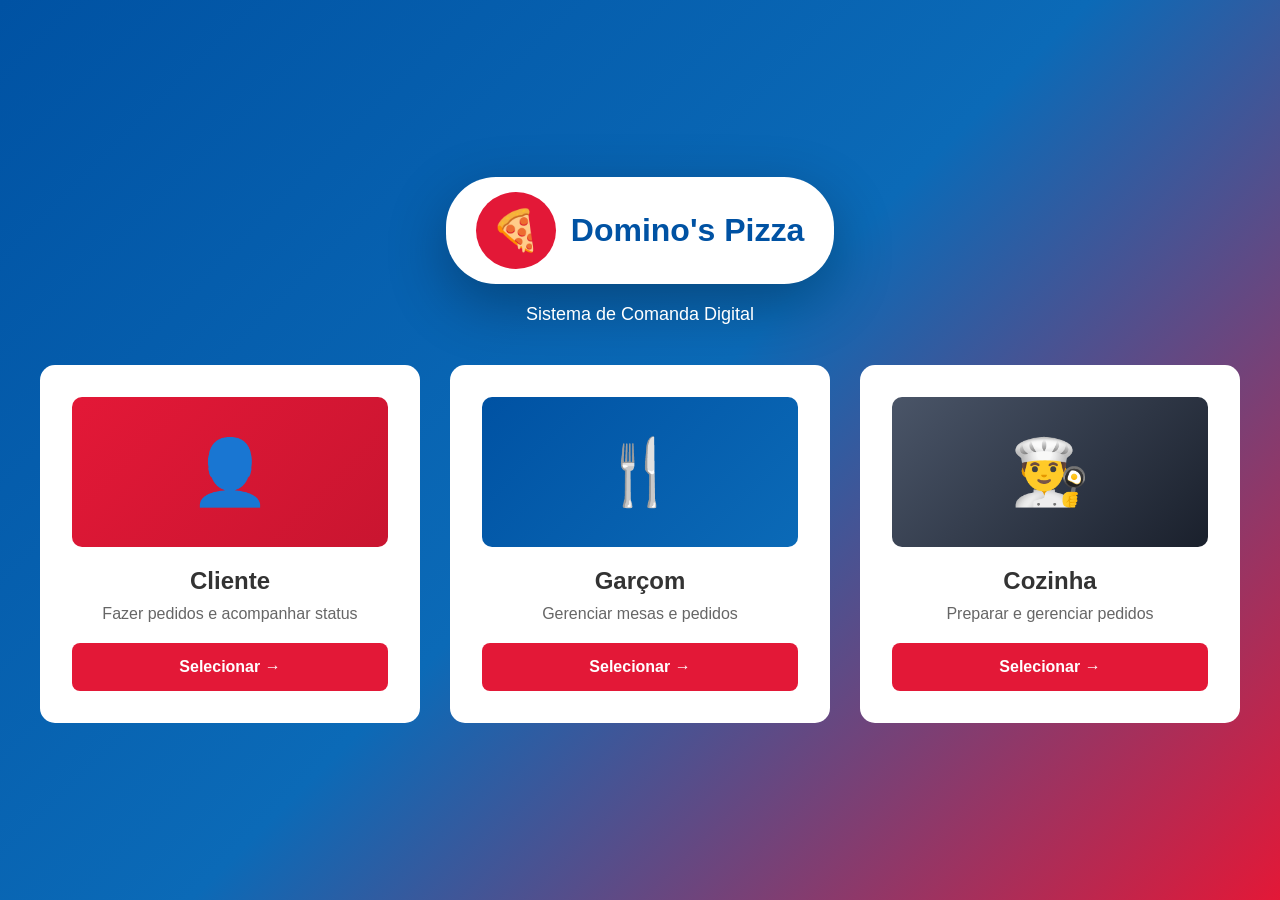
<file: index.html>
<!DOCTYPE html>
<html lang="pt-BR">
<head>
    <meta charset="UTF-8">
    <meta name="viewport" content="width=device-width, initial-scale=1.0">
    <title>Domino's Pizza - Login</title>
    <link rel="stylesheet" href="style.css">
</head>
<body>
    <div class="login-container">
        <div class="login-wrapper">
            <!-- Logo Header -->
            <div class="logo-header">
                <div class="logo-badge">
                    <div class="logo-icon">🍕</div>
                    <h1>Domino's Pizza</h1>
                </div>
                <p class="subtitle">Sistema de Comanda Digital</p>
            </div>

            <!-- Role Selection -->
            <div id="roleSelection" class="role-grid">
                <div class="role-card" onclick="selectRole('customer')">
                    <div class="role-icon-bg customer-bg">
                        <span class="role-icon">👤</span>
                    </div>
                    <h2>Cliente</h2>
                    <p>Fazer pedidos e acompanhar status</p>
                    <button class="role-btn">Selecionar →</button>
                </div>

                <div class="role-card" onclick="selectRole('waiter')">
                    <div class="role-icon-bg waiter-bg">
                        <span class="role-icon">🍴</span>
                    </div>
                    <h2>Garçom</h2>
                    <p>Gerenciar mesas e pedidos</p>
                    <button class="role-btn">Selecionar →</button>
                </div>

                <div class="role-card" onclick="selectRole('kitchen')">
                    <div class="role-icon-bg kitchen-bg">
                        <span class="role-icon">👨‍🍳</span>
                    </div>
                    <h2>Cozinha</h2>
                    <p>Preparar e gerenciar pedidos</p>
                    <button class="role-btn">Selecionar →</button>
                </div>
            </div>

            <!-- Login Form (hidden initially) -->
            <div id="loginForm" class="login-form hidden">
                <div class="form-card">
                    <button class="back-button" onclick="backToRoleSelection()">← Voltar</button>
                    
                    <div class="form-header">
                        <div class="form-icon" id="formIcon"></div>
                        <h2 id="formTitle">Login</h2>
                        <p>Entre com suas credenciais para acessar o sistema</p>
                    </div>

                    <form onsubmit="handleLogin(event)">
                        <div class="form-group">
                            <label for="email">E-mail</label>
                            <input 
                                type="email" 
                                id="email" 
                                placeholder="seu@email.com" 
                                required
                            >
                        </div>

                        <div class="form-group">
                            <label for="password">Senha</label>
                            <input 
                                type="password" 
                                id="password" 
                                placeholder="••••••••" 
                                required
                            >
                        </div>

                        <a href="#" class="forgot-password">Esqueci minha senha</a>

                        <button  type="submit" class="submit-btn">
                            Entrar →
                        </button>
                    </form>

                    <div class="demo-credentials">
                        <p><strong>💡 Credenciais de demonstração:</strong></p>
                        <p>Email: <code>demo@dominos.com</code></p>
                        <p>Senha: <code>123456</code></p>
                    </div>
                </div>
            </div>

            <!-- Loading Screen -->
            <div id="loadingScreen" class="loading-screen hidden">
                <div class="spinner"></div>
                <p id="loadingMessage">Autenticando...</p>
            </div>
        </div>
    </div>

    <script src="login.js"></script>
</body>
</html>
</file>
<file: style.css>
* {
    margin: 0;
    padding: 0;
    box-sizing: border-box;
}

body {
    font-family: -apple-system, BlinkMacSystemFont, 'Segoe UI', Roboto, Oxygen, Ubuntu, Cantarell, sans-serif;
    background: linear-gradient(135deg, #0052A3 0%, #0B6AB7 50%, #E31837 100%);
    min-height: 100vh;
}

.login-container {
    min-height: 100vh;
    display: flex;
    align-items: center;
    justify-content: center;
    padding: 20px;
}

.login-wrapper {
    width: 100%;
    max-width: 1200px;
}

.logo-header {
    text-align: center;
    margin-bottom: 40px;
}

.logo-badge {
    display: inline-flex;
    align-items: center;
    gap: 15px;
    background: white;
    border-radius: 50px;
    padding: 15px 30px;
    box-shadow: 0 20px 60px rgba(0,0,0,0.3);
    margin-bottom: 20px;
}

.logo-icon {
    background: #E31837;
    border-radius: 50%;
    padding: 15px;
    font-size: 40px;
}

.logo-badge h1 {
    font-size: 32px;
    color: #0052A3;
    font-weight: bold;
}

.subtitle {
    color: white;
    font-size: 18px;
}

.role-grid {
    display: grid;
    grid-template-columns: repeat(auto-fit, minmax(300px, 1fr));
    gap: 30px;
}

.role-card {
    background: white;
    border-radius: 15px;
    padding: 30px;
    text-align: center;
    cursor: pointer;
    transition: all 0.3s ease;
    border: 2px solid transparent;
}

.role-card:hover {
    transform: translateY(-10px);
    box-shadow: 0 20px 60px rgba(0,0,0,0.2);
    border-color: white;
}

.role-icon-bg {
    width: 100%;
    height: 150px;
    border-radius: 10px;
    display: flex;
    align-items: center;
    justify-content: center;
    margin-bottom: 20px;
}

.customer-bg {
    background: linear-gradient(135deg, #E31837, #c91530);
}

.waiter-bg {
    background: linear-gradient(135deg, #0052A3, #0B6AB7);
}

.kitchen-bg {
    background: linear-gradient(135deg, #4a5568, #1a202c);
}

.role-icon {
    font-size: 64px;
}

.role-card h2 {
    font-size: 24px;
    margin-bottom: 10px;
    color: #333;
}

.role-card p {
    color: #666;
    margin-bottom: 20px;
}

.role-btn {
    width: 100%;
    padding: 15px;
    background: #E31837;
    color: white;
    border: none;
    border-radius: 8px;
    font-size: 16px;
    font-weight: bold;
    cursor: pointer;
    transition: background 0.3s;
}

.role-btn:hover {
    background: #c91530;
}

/* Login Form */
.login-form {
    max-width: 500px;
    margin: 0 auto;
}

.form-card {
    background: white;
    border-radius: 15px;
    padding: 40px;
    box-shadow: 0 20px 60px rgba(0,0,0,0.3);
    position: relative;
}

.back-button {
    background: transparent;
    border: none;
    color: #0052A3;
    cursor: pointer;
    font-size: 16px;
    font-weight: 500;
    margin-bottom: 20px;
    padding: 5px 0;
    transition: color 0.3s;
}

.back-button:hover {
    color: #E31837;
}

.form-header {
    text-align: center;
    margin-bottom: 30px;
}

.form-icon {
    width: 80px;
    height: 80px;
    margin: 0 auto 20px;
    border-radius: 50%;
    display: flex;
    align-items: center;
    justify-content: center;
    font-size: 40px;
}

.form-icon.waiter {
    background: linear-gradient(135deg, #0052A3, #0B6AB7);
}

.form-icon.kitchen {
    background: linear-gradient(135deg, #4a5568, #1a202c);
}

.form-header h2 {
    font-size: 28px;
    color: #333;
    margin-bottom: 10px;
}

.form-header p {
    color: #6b7280;
    font-size: 14px;
}

.form-group {
    margin-bottom: 20px;
}

.form-group label {
    display: block;
    margin-bottom: 8px;
    font-weight: 500;
    color: #333;
}

.form-group input {
    width: 100%;
    padding: 12px;
    border: 2px solid #e5e7eb;
    border-radius: 8px;
    font-size: 16px;
    transition: border-color 0.3s;
}

.form-group input:focus {
    outline: none;
    border-color: #0052A3;
}

.forgot-password {
    display: inline-block;
    color: #0052A3;
    text-decoration: none;
    font-size: 14px;
    margin-bottom: 20px;
    transition: color 0.3s;
}

.forgot-password:hover {
    color: #E31837;
}

.submit-btn {
    width: 100%;
    padding: 15px;
    background: #E31837;
    color: white;
    border: none;
    border-radius: 8px;
    font-size: 16px;
    font-weight: bold;
    cursor: pointer;
    transition: background 0.3s;
}

.submit-btn:hover {
    background: #c91530;
}

.demo-credentials {
    margin-top: 25px;
    padding: 15px;
    background: #f0f9ff;
    border: 1px solid #bfdbfe;
    border-radius: 8px;
    font-size: 13px;
}

.demo-credentials p {
    margin-bottom: 5px;
    color: #1e40af;
}

.demo-credentials code {
    background: #dbeafe;
    padding: 2px 6px;
    border-radius: 4px;
    font-family: monospace;
    color: #1e3a8a;
}

/* Loading Screen */
.loading-screen {
    text-align: center;
    background: white;
    padding: 60px;
    border-radius: 15px;
    max-width: 400px;
    margin: 0 auto;
}

.spinner {
    width: 50px;
    height: 50px;
    border: 5px solid #f3f3f3;
    border-top: 5px solid #E31837;
    border-radius: 50%;
    animation: spin 1s linear infinite;
    margin: 0 auto 20px;
}

@keyframes spin {
    0% { transform: rotate(0deg); }
    100% { transform: rotate(360deg); }
}

.loading-screen p {
    font-size: 16px;
    color: #333;
    font-weight: 500;
}

.hidden {
    display: none !important;
}

@media (max-width: 768px) {
    .role-grid {
        grid-template-columns: 1fr;
    }
    
    .logo-badge h1 {
        font-size: 24px;
    }

    .form-card {
        padding: 30px 20px;
    }
}
</file>
<file: status.css>
* {
    margin: 0;
    padding: 0;
    box-sizing: border-box;
}

body {
    font-family: -apple-system, BlinkMacSystemFont, 'Segoe UI', Roboto, Oxygen, Ubuntu, Cantarell, sans-serif;
    background: #f9fafb;
    min-height: 100vh;
}

.status-container {
    min-height: 100vh;
    padding-bottom: 40px;
}

.header {
    background: white;
    padding: 20px 40px;
    box-shadow: 0 2px 10px rgba(0,0,0,0.1);
    display: flex;
    justify-content: space-between;
    align-items: center;
}

.header h1 {
    color: #0052A3;
    font-size: 24px;
}

.logout-btn {
    padding: 10px 20px;
    background: #E31837;
    color: white;
    border: none;
    border-radius: 6px;
    cursor: pointer;
    font-weight: bold;
    transition: background 0.3s;
}

.logout-btn:hover {
    background: #c91530;
}

.content-wrapper {
    max-width: 800px;
    margin: 0 auto;
    padding: 30px 20px;
}

/* Success Card */
.success-card {
    background: linear-gradient(135deg, #10b981, #059669);
    color: white;
    padding: 40px;
    border-radius: 12px;
    text-align: center;
    margin-bottom: 30px;
    box-shadow: 0 10px 40px rgba(16, 185, 129, 0.3);
}

.success-icon {
    width: 80px;
    height: 80px;
    background: white;
    color: #10b981;
    border-radius: 50%;
    display: flex;
    align-items: center;
    justify-content: center;
    font-size: 48px;
    font-weight: bold;
    margin: 0 auto 20px;
}

.success-card h2 {
    font-size: 32px;
    margin-bottom: 10px;
}

.success-card p {
    font-size: 18px;
    opacity: 0.9;
    margin-bottom: 20px;
}

.order-id {
    background: rgba(255,255,255,0.2);
    padding: 15px;
    border-radius: 8px;
    font-size: 20px;
    font-weight: bold;
    display: inline-block;
}

/* Card */
.card {
    background: white;
    border-radius: 12px;
    padding: 30px;
    box-shadow: 0 4px 20px rgba(0,0,0,0.08);
    margin-bottom: 20px;
}

.card h3 {
    font-size: 20px;
    color: #333;
    margin-bottom: 25px;
}

/* Status Timeline */
.status-timeline {
    position: relative;
    padding-left: 40px;
}

.status-timeline:before {
    content: '';
    position: absolute;
    left: 15px;
    top: 0;
    bottom: 0;
    width: 2px;
    background: #e5e7eb;
}

.status-item {
    position: relative;
    margin-bottom: 30px;
    opacity: 0.4;
}

.status-item.active {
    opacity: 1;
}

.status-dot {
    position: absolute;
    left: -32px;
    top: 5px;
    width: 16px;
    height: 16px;
    border-radius: 50%;
    background: #d1d5db;
    border: 3px solid white;
    box-shadow: 0 0 0 2px #e5e7eb;
}

.status-item.active .status-dot {
    background: #10b981;
    box-shadow: 0 0 0 2px #10b981;
}

.status-content strong {
    display: block;
    margin-bottom: 5px;
    color: #333;
}

.status-content span {
    color: #6b7280;
    font-size: 14px;
}

.estimated-time {
    margin-top: 30px;
    padding-top: 20px;
    border-top: 2px solid #e5e7eb;
    display: flex;
    justify-content: space-between;
    align-items: center;
}

.estimated-time span {
    color: #E31837;
    font-size: 18px;
    font-weight: bold;
}

/* Order Details */
.order-details {
    display: flex;
    flex-direction: column;
    gap: 15px;
}

.detail-row {
    display: flex;
    justify-content: space-between;
    padding-bottom: 10px;
    border-bottom: 1px solid #e5e7eb;
}

.detail-row:last-child {
    border-bottom: none;
}

.detail-label {
    color: #6b7280;
}

.detail-value {
    font-weight: 500;
    color: #333;
}

.total-row {
    font-size: 18px;
    font-weight: bold;
    padding-top: 15px;
    border-top: 2px solid #e5e7eb;
}

.total-row .detail-value {
    color: #E31837;
}

/* Actions */
.actions {
    display: flex;
    gap: 15px;
}

.btn-primary, .btn-secondary {
    flex: 1;
    padding: 15px;
    border-radius: 8px;
    border: none;
    font-size: 16px;
    font-weight: bold;
    cursor: pointer;
    transition: all 0.3s;
}

.btn-primary {
    background: #E31837;
    color: white;
}

.btn-primary:hover {
    background: #c91530;
}

.btn-secondary {
    background: white;
    color: #333;
    border: 2px solid #e5e7eb;
}

.btn-secondary:hover {
    background: #f9fafb;
}

@media (max-width: 768px) {
    .header {
        padding: 15px 20px;
    }

    .header h1 {
        font-size: 20px;
    }

    .success-card {
        padding: 30px 20px;
    }

    .success-card h2 {
        font-size: 24px;
    }

    .actions {
        flex-direction: column;
    }
}
</file>
